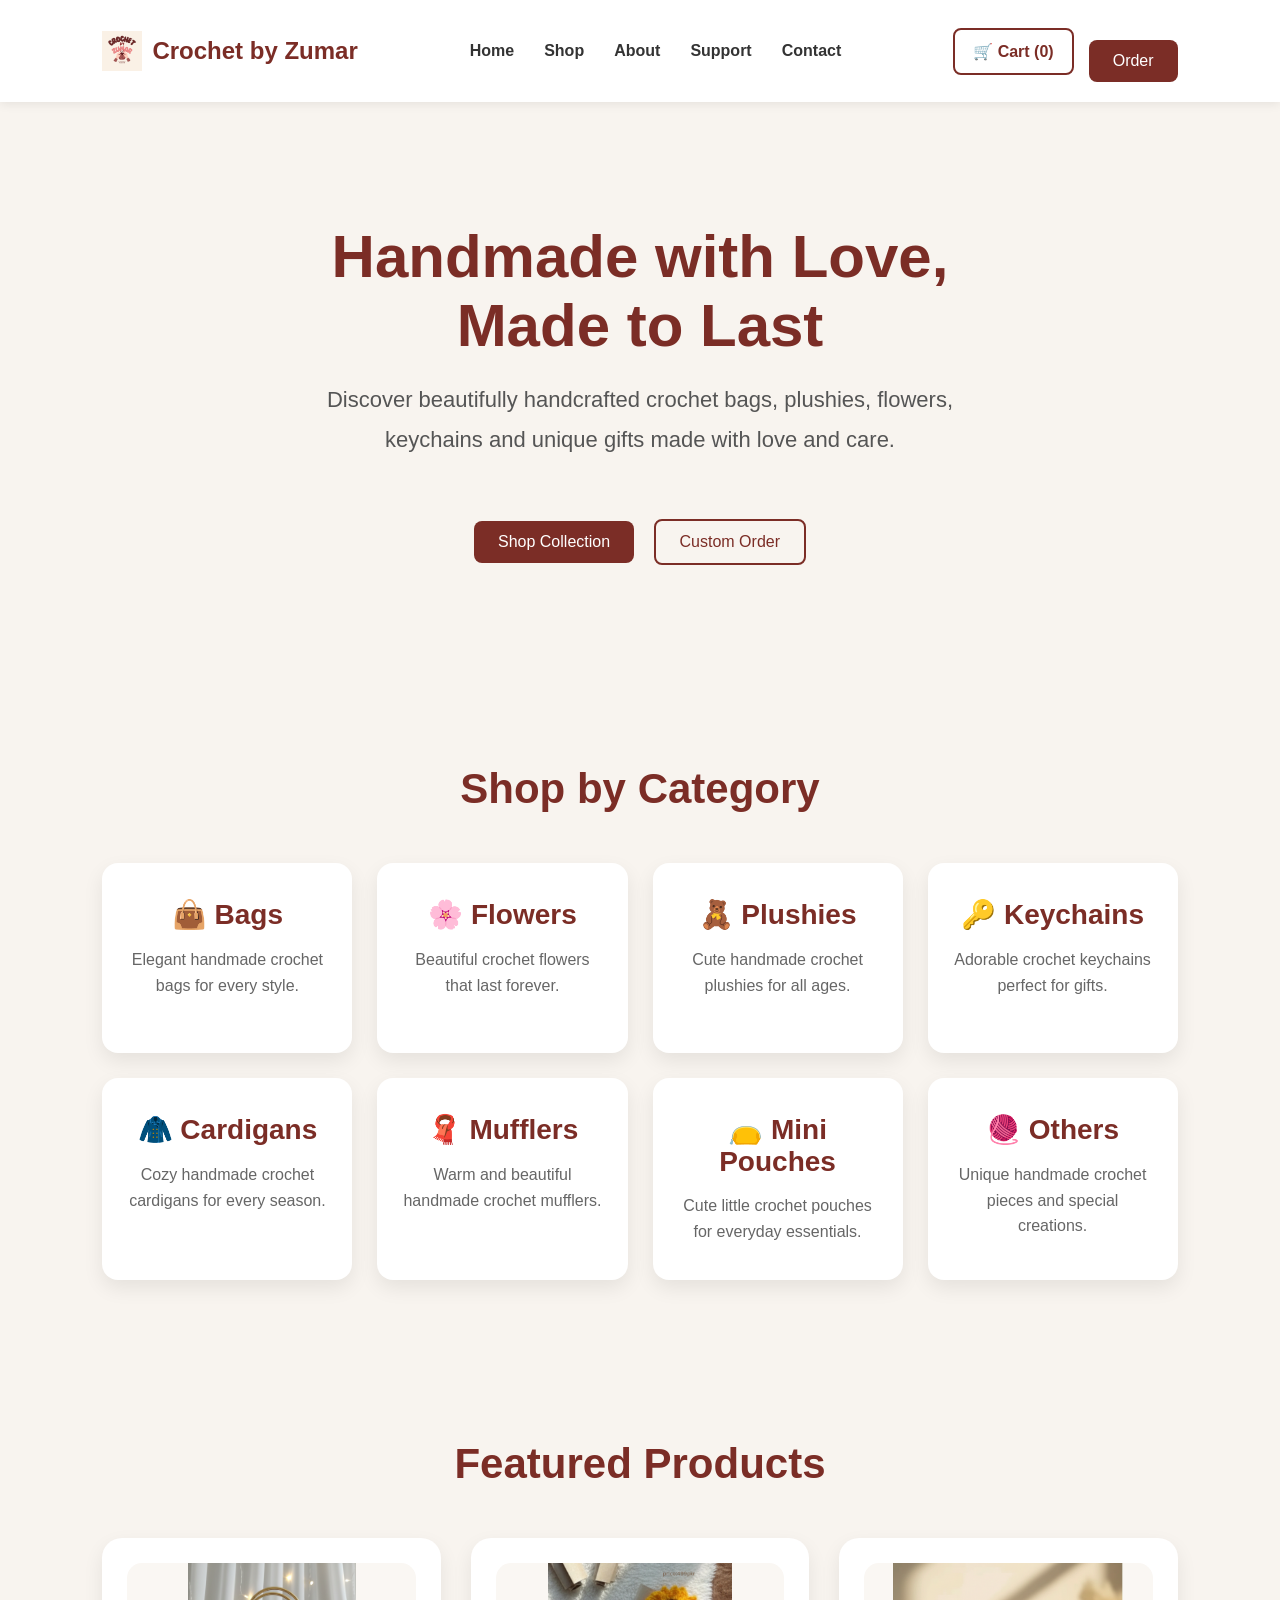
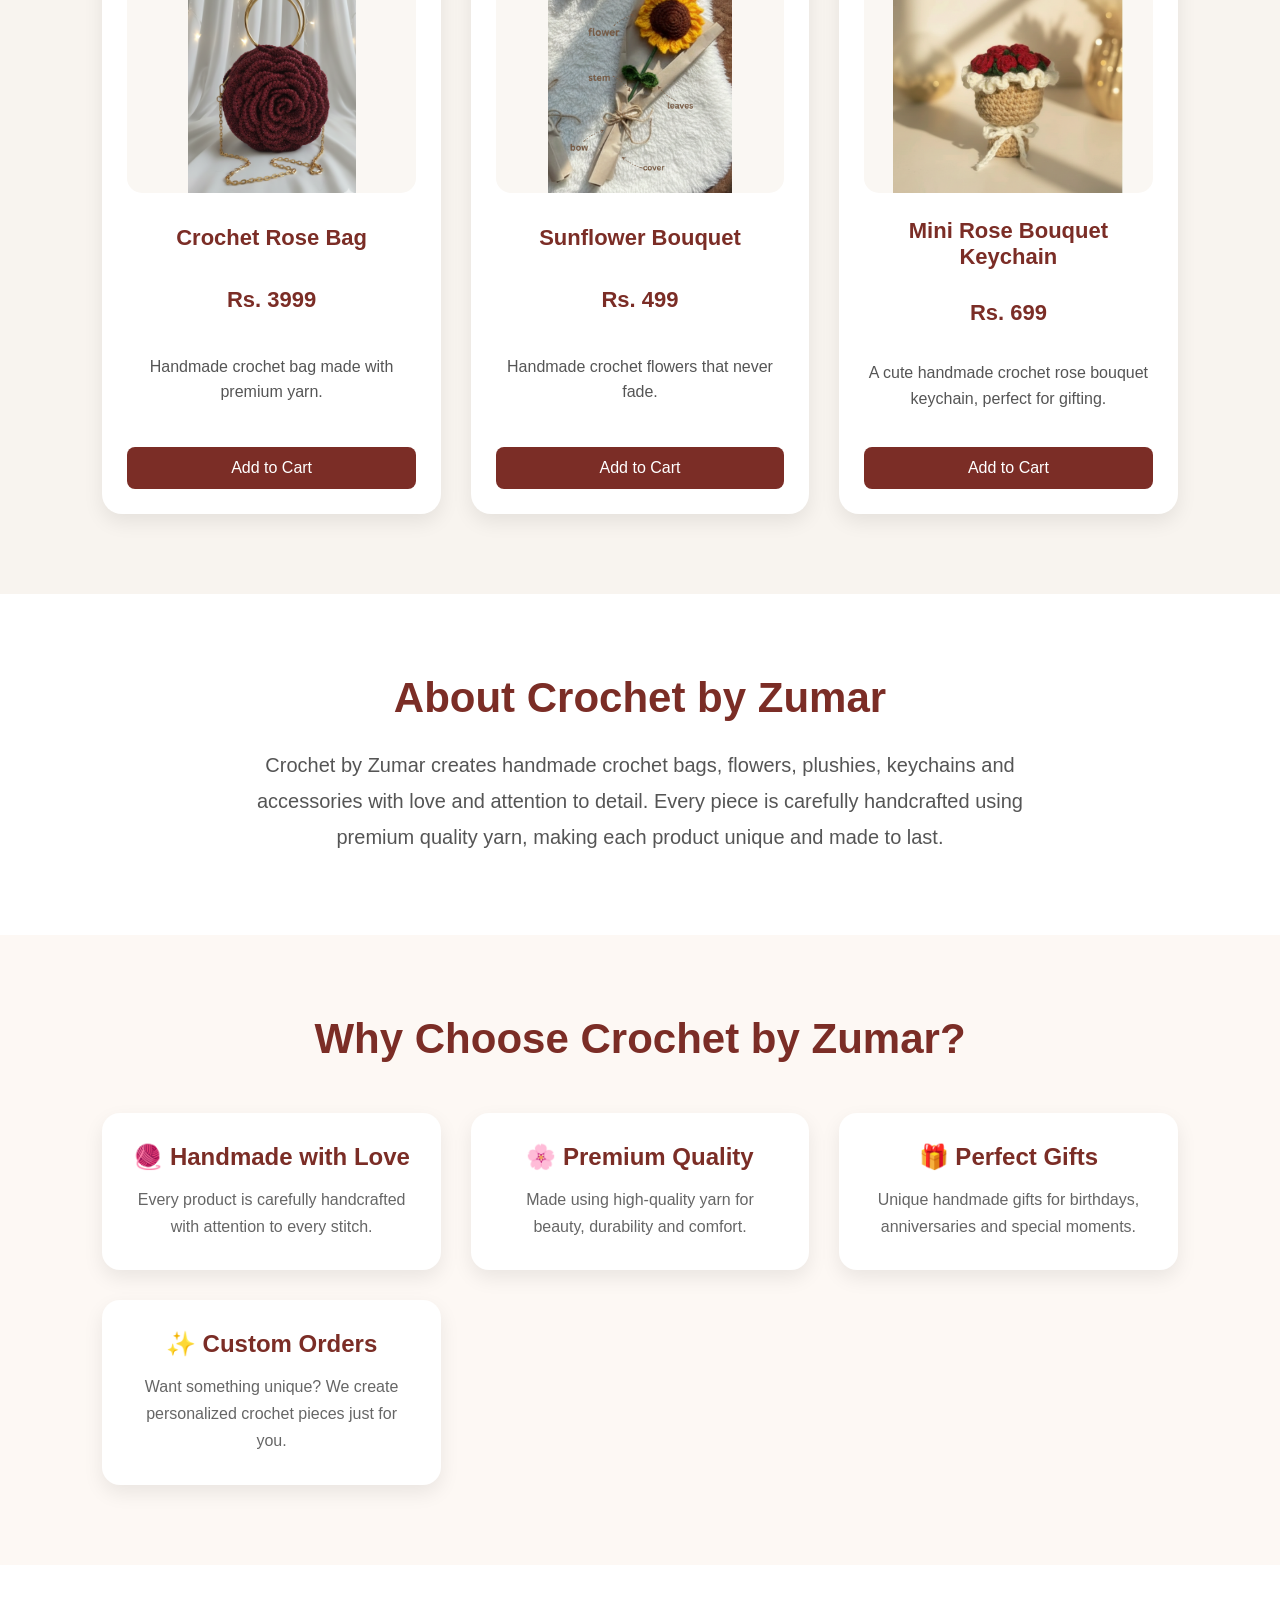
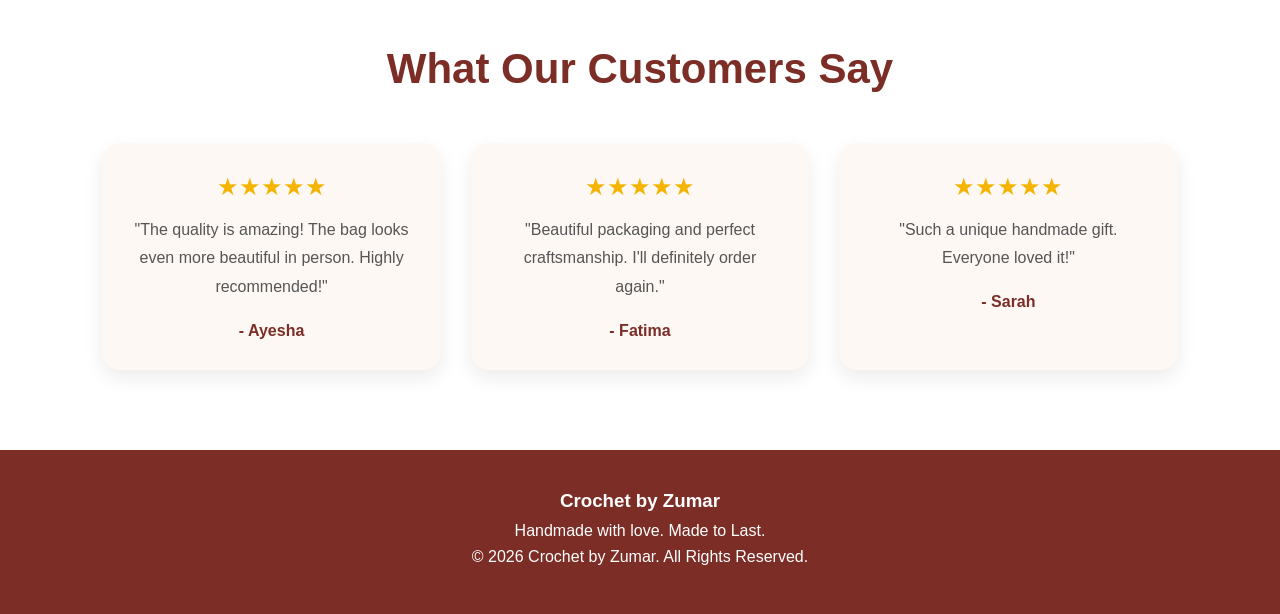
<file: index.html>
<!DOCTYPE html>
<html lang="en">

<head>

    <meta charset="UTF-8">
    <meta name="viewport" content="width=device-width, initial-scale=1.0">

    <title>Crochet by Zumar</title>

    <link rel="stylesheet" href="style.css">

</head>

<body>

    <!-- Navigation -->

    <nav>

        <div class="logo">
            <img src="images/logo.png" alt="Crochet by Zumar Logo">
            <span>Crochet by Zumar</span>
        </div>

        <ul class="nav-links">

            <li>
                <a href="index.html">Home</a>
            </li>

            <li>
                <a href="shop.html">Shop</a>
            </li>

            <li>
                <a href="about.html">About</a>
            </li>

            <li>
                <a href="support.html">Support</a>
            </li>

            <li>
                <a href="contact.html">Contact</a>
            </li>

        </ul>

        <div class="nav-buttons">

            <a href="cart.html" class="cart-btn">
                🛒 Cart (<span id="cart-count">0</span>)
            </a>

            <a href="https://wa.me/923244691920" class="btn">
                Order
            </a>

        </div>

    </nav>


    <!-- Hero Section -->

    <header>

        <h1>
            Handmade with Love,<br>
            Made to Last
        </h1>

        <p>
            Discover beautifully handcrafted crochet bags,
            plushies, flowers, keychains and unique gifts made
            with love and care.
        </p>

        <div class="hero-buttons">

            <a href="shop.html" class="btn">
                Shop Collection
            </a>

            <a href="contact.html" class="btn-outline">
                Custom Order
            </a>

        </div>

    </header>

<!-- Categories -->

<section class="categories">

    <h2>Shop by Category</h2>

    <div class="category-grid">


        <a href="shop.html#bags" class="category-card">

            <h3>👜 Bags</h3>

            <p>
                Elegant handmade crochet bags for every style.
            </p>

        </a>


        <a href="shop.html#flowers" class="category-card">

            <h3>🌸 Flowers</h3>

            <p>
                Beautiful crochet flowers that last forever.
            </p>

        </a>


        <a href="shop.html#plushies" class="category-card">

            <h3>🧸 Plushies</h3>

            <p>
                Cute handmade crochet plushies for all ages.
            </p>

        </a>


        <a href="shop.html#keychains" class="category-card">

            <h3>🔑 Keychains</h3>

            <p>
                Adorable crochet keychains perfect for gifts.
            </p>

        </a>

<a href="shop.html#cardigans" class="category-card">

    <h3>🧥 Cardigans</h3>

    <p>
        Cozy handmade crochet cardigans for every season.
    </p>

</a>


<a href="shop.html#mufflers" class="category-card">

    <h3>🧣 Mufflers</h3>

    <p>
        Warm and beautiful handmade crochet mufflers.
    </p>

</a>


<a href="shop.html#mini-pouches" class="category-card">

    <h3>👝 Mini Pouches</h3>

    <p>
        Cute little crochet pouches for everyday essentials.
    </p>

</a>


<a href="shop.html#others" class="category-card">

    <h3>🧶 Others</h3>

    <p>
        Unique handmade crochet pieces and special creations.
    </p>

</a>
    </div>

</section>
    <!-- Featured Products -->

    <section class="products">

        <h2>Featured Products</h2>

        <div class="product-grid">


            <!-- Rose Bag -->

            <div class="product-card">

                <img
                    src="images/rose-bag.png"
                    alt="Crochet Rose Bag"
                    class="product-image"
                >

                <h3>Crochet Rose Bag</h3>

                <p class="price">
                    Rs. 3999
                </p>

                <p>
                    Handmade crochet bag made with premium yarn.
                </p>

                <button
                    class="btn add-to-cart"
                    data-name="Crochet Rose Bag"
                    data-price="3999"
                >
                    Add to Cart
                </button>

            </div>


            <!-- Sunflower Bouquet -->

            <div class="product-card">

                <img
                    src="images/sunflower-bouquet.png"
                    alt="Sunflower Bouquet"
                    class="product-image"
                >

                <h3>Sunflower Bouquet</h3>

                <p class="price">
                    Rs. 499
                </p>

                <p>
                    Handmade crochet flowers that never fade.
                </p>

                <button
                    class="btn add-to-cart"
                    data-name="Sunflower Bouquet"
                    data-price="499"
                >
                    Add to Cart
                </button>

            </div>

            <!-- Mini Rose Bouquet Keychain -->

            <div class="product-card">

                <img
                    src="images/mini-rose-bouquet.png"
                    alt="Mini Rose Bouquet Keychain"
                    class="product-image"
                >

                <h3>Mini Rose Bouquet Keychain</h3>

                <p class="price">
                    Rs. 699
                </p>

                <p>
                    A cute handmade crochet rose bouquet keychain,
                    perfect for gifting.
                </p>

                <button
                    class="btn add-to-cart"
                    data-name="Mini Rose Bouquet Keychain"
                    data-price="699"
                >
                    Add to Cart
                </button>

            </div>


        </div>

    </section>


    <!-- About -->

    <section class="about">

        <div class="about-content">

            <h2>About Crochet by Zumar</h2>

            <p>
                Crochet by Zumar creates handmade crochet bags,
                flowers, plushies, keychains and accessories with
                love and attention to detail. Every piece is carefully
                handcrafted using premium quality yarn, making each
                product unique and made to last.
            </p>

        </div>

    </section>


    <!-- Why Choose Us -->

    <section class="why-us">

        <h2>Why Choose Crochet by Zumar?</h2>

        <div class="why-grid">


            <div class="why-card">

                <h3>🧶 Handmade with Love</h3>

                <p>
                    Every product is carefully handcrafted with
                    attention to every stitch.
                </p>

            </div>


            <div class="why-card">

                <h3>🌸 Premium Quality</h3>

                <p>
                    Made using high-quality yarn for beauty,
                    durability and comfort.
                </p>

            </div>


            <div class="why-card">

                <h3>🎁 Perfect Gifts</h3>

                <p>
                    Unique handmade gifts for birthdays,
                    anniversaries and special moments.
                </p>

            </div>


            <div class="why-card">

                <h3>✨ Custom Orders</h3>

                <p>
                    Want something unique? We create personalized
                    crochet pieces just for you.
                </p>

            </div>


        </div>

    </section>


    <!-- Customer Reviews -->

    <section class="reviews">

        <h2>What Our Customers Say</h2>

        <div class="review-grid">


            <div class="review-card">

                <div class="stars">
                    ★★★★★
                </div>

                <p>
                    "The quality is amazing! The bag looks even more
                    beautiful in person. Highly recommended!"
                </p>

                <h4>
                    - Ayesha
                </h4>

            </div>


            <div class="review-card">

                <div class="stars">
                    ★★★★★
                </div>

                <p>
                    "Beautiful packaging and perfect craftsmanship.
                    I'll definitely order again."
                </p>

                <h4>
                    - Fatima
                </h4>

            </div>


            <div class="review-card">

                <div class="stars">
                    ★★★★★
                </div>

                <p>
                    "Such a unique handmade gift.
                    Everyone loved it!"
                </p>

                <h4>
                    - Sarah
                </h4>

            </div>


        </div>

    </section>


    <!-- Footer -->

    <footer>

        <h3>
            Crochet by Zumar
        </h3>

        <p>
            Handmade with love. Made to Last.
        </p>

        <p>
            &copy; 2026 Crochet by Zumar. All Rights Reserved.
        </p>

    </footer>


    <!-- JavaScript -->

    <script src="js/script.js"></script>

</body>

</html>
</file>
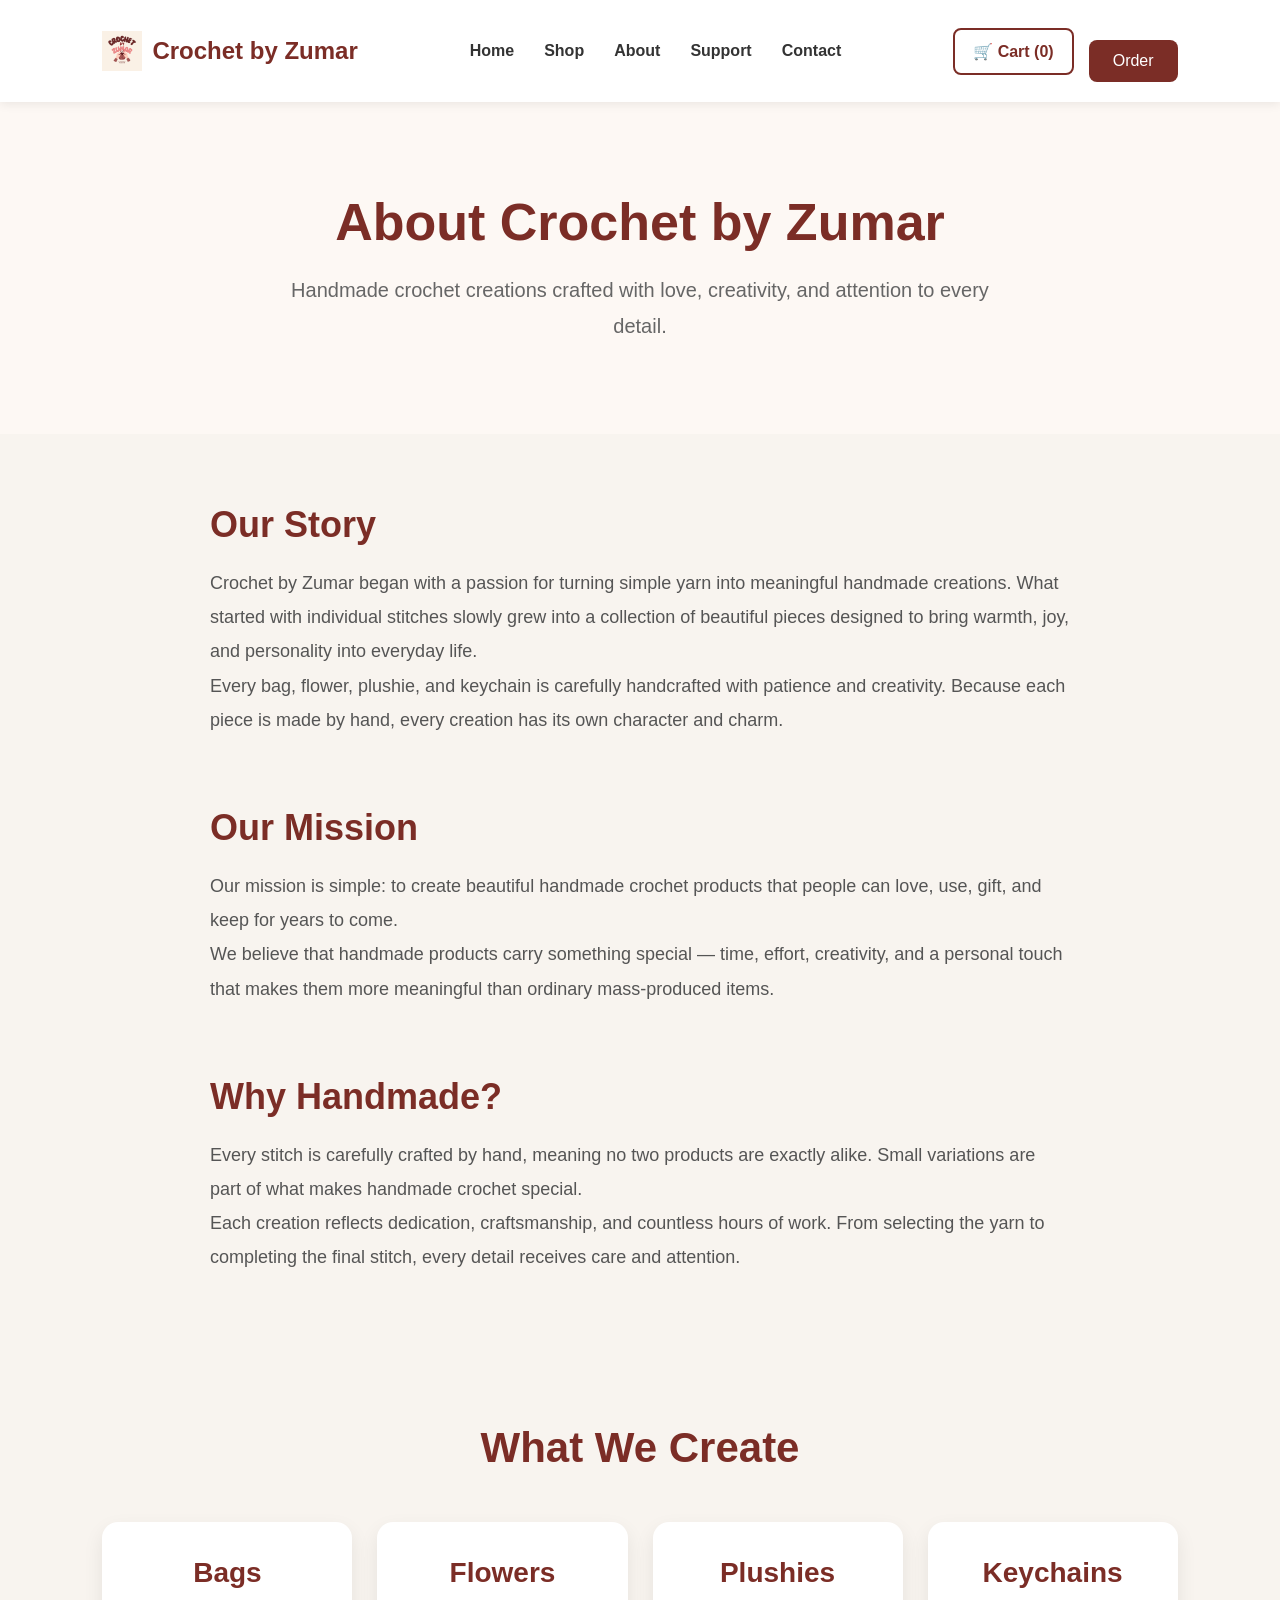
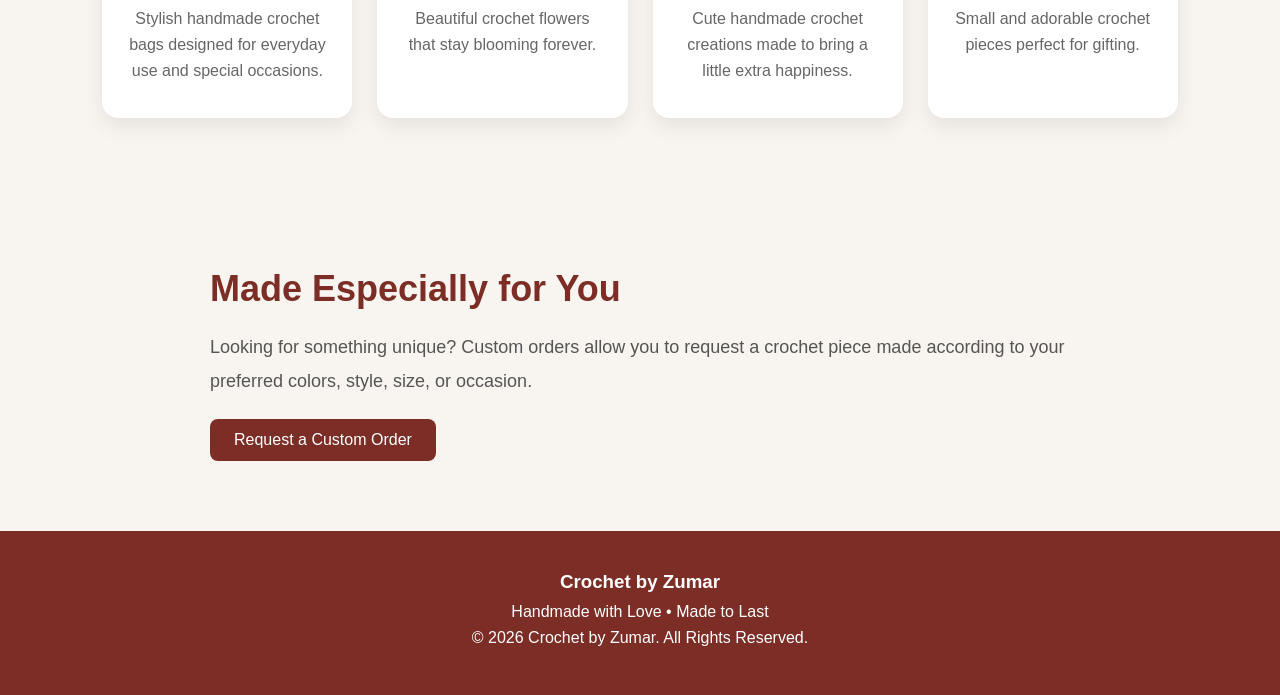
<file: about.html>
<!DOCTYPE html>
<html lang="en">

<head>

    <meta charset="UTF-8">
    <meta name="viewport" content="width=device-width, initial-scale=1.0">

    <title>About | Crochet by Zumar</title>

    <link rel="stylesheet" href="style.css">

</head>

<body>

    <!-- Navigation -->

    <nav>

        <div class="logo">

            <img
                src="images/logo.png"
                alt="Crochet by Zumar Logo"
            >

            <span>
                Crochet by Zumar
            </span>

        </div>


        <ul class="nav-links">

            <li>
                <a href="index.html">
                    Home
                </a>
            </li>

            <li>
                <a href="shop.html">
                    Shop
                </a>
            </li>

            <li>
                <a href="about.html">
                    About
                </a>
            </li>

            <li>
                <a href="support.html">
                    Support
                </a>
            </li>

            <li>
                <a href="contact.html">
                    Contact
                </a>
            </li>

        </ul>


        <div class="nav-buttons">

            <a
                href="cart.html"
                class="cart-btn"
            >
                🛒 Cart
                (<span id="cart-count">0</span>)
            </a>

            <a
                href="https://wa.me/923244691920"
                class="btn"
            >
                Order
            </a>

        </div>

    </nav>


    <!-- About Hero -->

    <section class="about-hero">

        <h1>
            About Crochet by Zumar
        </h1>

        <p>
            Handmade crochet creations crafted with love,
            creativity, and attention to every detail.
        </p>

    </section>


    <!-- Our Story -->

    <section class="about-section">

        <h2>
            Our Story
        </h2>

        <p>
            Crochet by Zumar began with a passion for turning
            simple yarn into meaningful handmade creations.
            What started with individual stitches slowly grew
            into a collection of beautiful pieces designed
            to bring warmth, joy, and personality into everyday life.
        </p>

        <p>
            Every bag, flower, plushie, and keychain is carefully
            handcrafted with patience and creativity. Because each
            piece is made by hand, every creation has its own
            character and charm.
        </p>

    </section>


    <!-- Our Mission -->

    <section class="about-section">

        <h2>
            Our Mission
        </h2>

        <p>
            Our mission is simple: to create beautiful handmade
            crochet products that people can love, use, gift,
            and keep for years to come.
        </p>

        <p>
            We believe that handmade products carry something
            special — time, effort, creativity, and a personal
            touch that makes them more meaningful than ordinary
            mass-produced items.
        </p>

    </section>


    <!-- Why Handmade -->

    <section class="about-section">

        <h2>
            Why Handmade?
        </h2>

        <p>
            Every stitch is carefully crafted by hand, meaning
            no two products are exactly alike. Small variations
            are part of what makes handmade crochet special.
        </p>

        <p>
            Each creation reflects dedication, craftsmanship,
            and countless hours of work. From selecting the yarn
            to completing the final stitch, every detail receives
            care and attention.
        </p>

    </section>


    <!-- What We Create -->

    <section class="categories">

        <h2>
            What We Create
        </h2>

        <div class="category-grid">

            <div class="category-card">

                <h3>
                    Bags
                </h3>

                <p>
                    Stylish handmade crochet bags designed
                    for everyday use and special occasions.
                </p>

            </div>


            <div class="category-card">

                <h3>
                    Flowers
                </h3>

                <p>
                    Beautiful crochet flowers that stay
                    blooming forever.
                </p>

            </div>


            <div class="category-card">

                <h3>
                    Plushies
                </h3>

                <p>
                    Cute handmade crochet creations made
                    to bring a little extra happiness.
                </p>

            </div>


            <div class="category-card">

                <h3>
                    Keychains
                </h3>

                <p>
                    Small and adorable crochet pieces
                    perfect for gifting.
                </p>

            </div>

        </div>

    </section>


    <!-- Custom Orders -->

    <section class="about-section">

        <h2>
            Made Especially for You
        </h2>

        <p>
            Looking for something unique? Custom orders allow
            you to request a crochet piece made according to
            your preferred colors, style, size, or occasion.
        </p>

        <a
            href="contact.html"
            class="btn"
        >
            Request a Custom Order
        </a>

    </section>


    <!-- Footer -->

    <footer>

        <h3>
            Crochet by Zumar
        </h3>

        <p>
            Handmade with Love • Made to Last
        </p>

        <p>
            &copy; 2026 Crochet by Zumar.
            All Rights Reserved.
        </p>

    </footer>


    <!-- JavaScript -->

    <script src="js/script.js"></script>

</body>

</html>
</file>
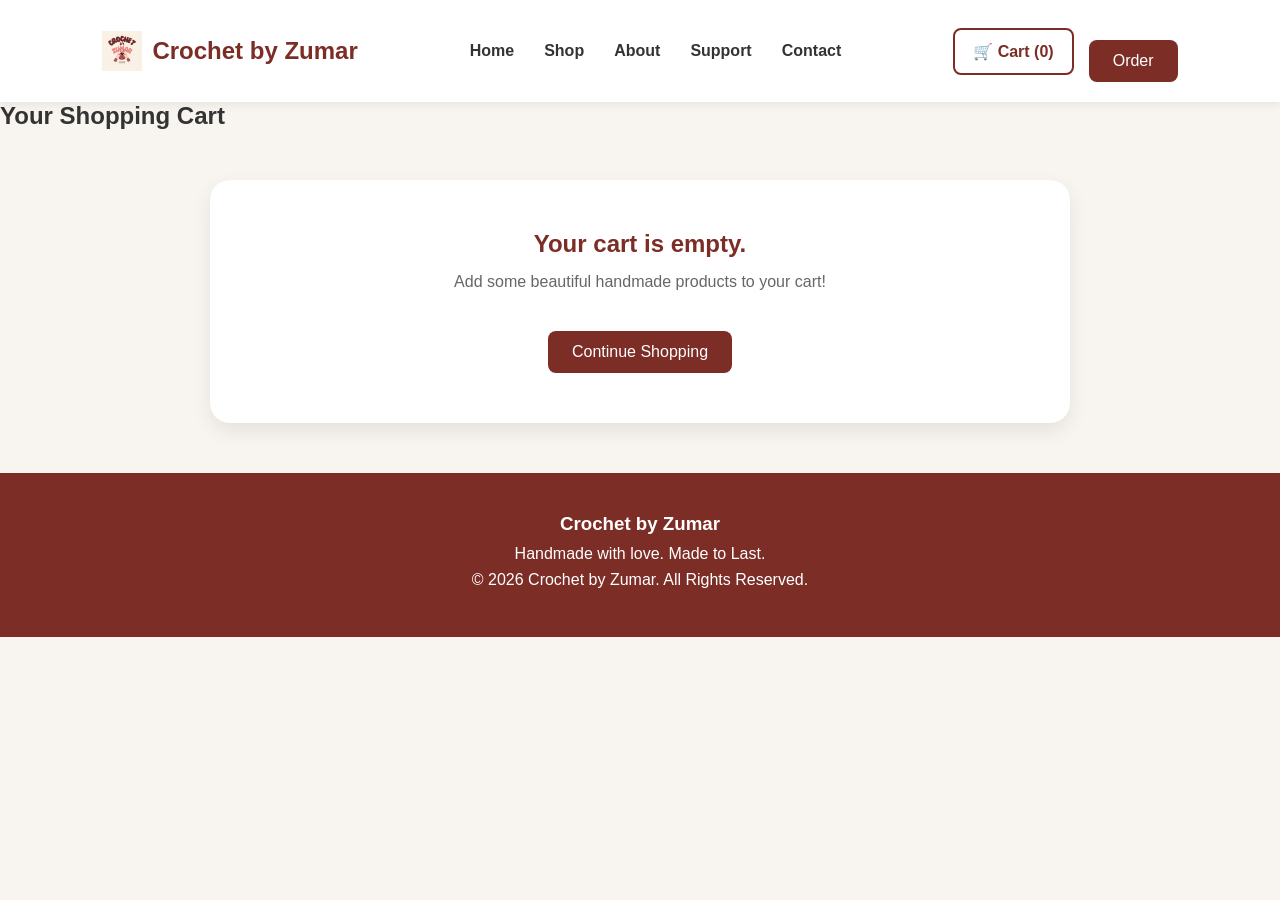
<file: cart.html>
<!DOCTYPE html>
<html lang="en">

<head>

    <meta charset="UTF-8">
    <meta name="viewport" content="width=device-width, initial-scale=1.0">

    <title>Your Cart | Crochet by Zumar</title>

    <link rel="stylesheet" href="style.css">

</head>

<body>


    <!-- Navigation -->

    <nav>

        <div class="logo">

            <img
                src="images/logo.png"
                alt="Crochet by Zumar Logo"
            >

            <span>
                Crochet by Zumar
            </span>

        </div>


        <ul class="nav-links">

            <li>
                <a href="index.html">Home</a>
            </li>

            <li>
                <a href="shop.html">Shop</a>
            </li>

            <li>
                <a href="about.html">About</a>
            </li>

            <li>
                <a href="support.html">Support</a>
            </li>

            <li>
                <a href="contact.html">Contact</a>
            </li>

        </ul>


        <div class="nav-buttons">

            <a
                href="cart.html"
                class="cart-btn"
            >
                🛒 Cart
                (<span id="cart-count">0</span>)
            </a>


            <a
                href="https://wa.me/923244691920"
                class="btn"
            >
                Order
            </a>

        </div>

    </nav>


    <!-- Cart -->

    <section class="cart-section">

        <h1>
            Your Shopping Cart
        </h1>


        <!-- JavaScript will display:
             Products
             Delivery Details
             Total
             Checkout button
        -->

        <div id="cart-items">

            <h2>
                Your cart is empty.
            </h2>

        </div>

    </section>


    <!-- Footer -->

    <footer>

        <h3>
            Crochet by Zumar
        </h3>

        <p>
            Handmade with love. Made to Last.
        </p>

        <p>
            &copy; 2026 Crochet by Zumar.
            All Rights Reserved.
        </p>

    </footer>


    <!-- JavaScript -->

    <script src="js/script.js"></script>

</body>

</html>
</file>
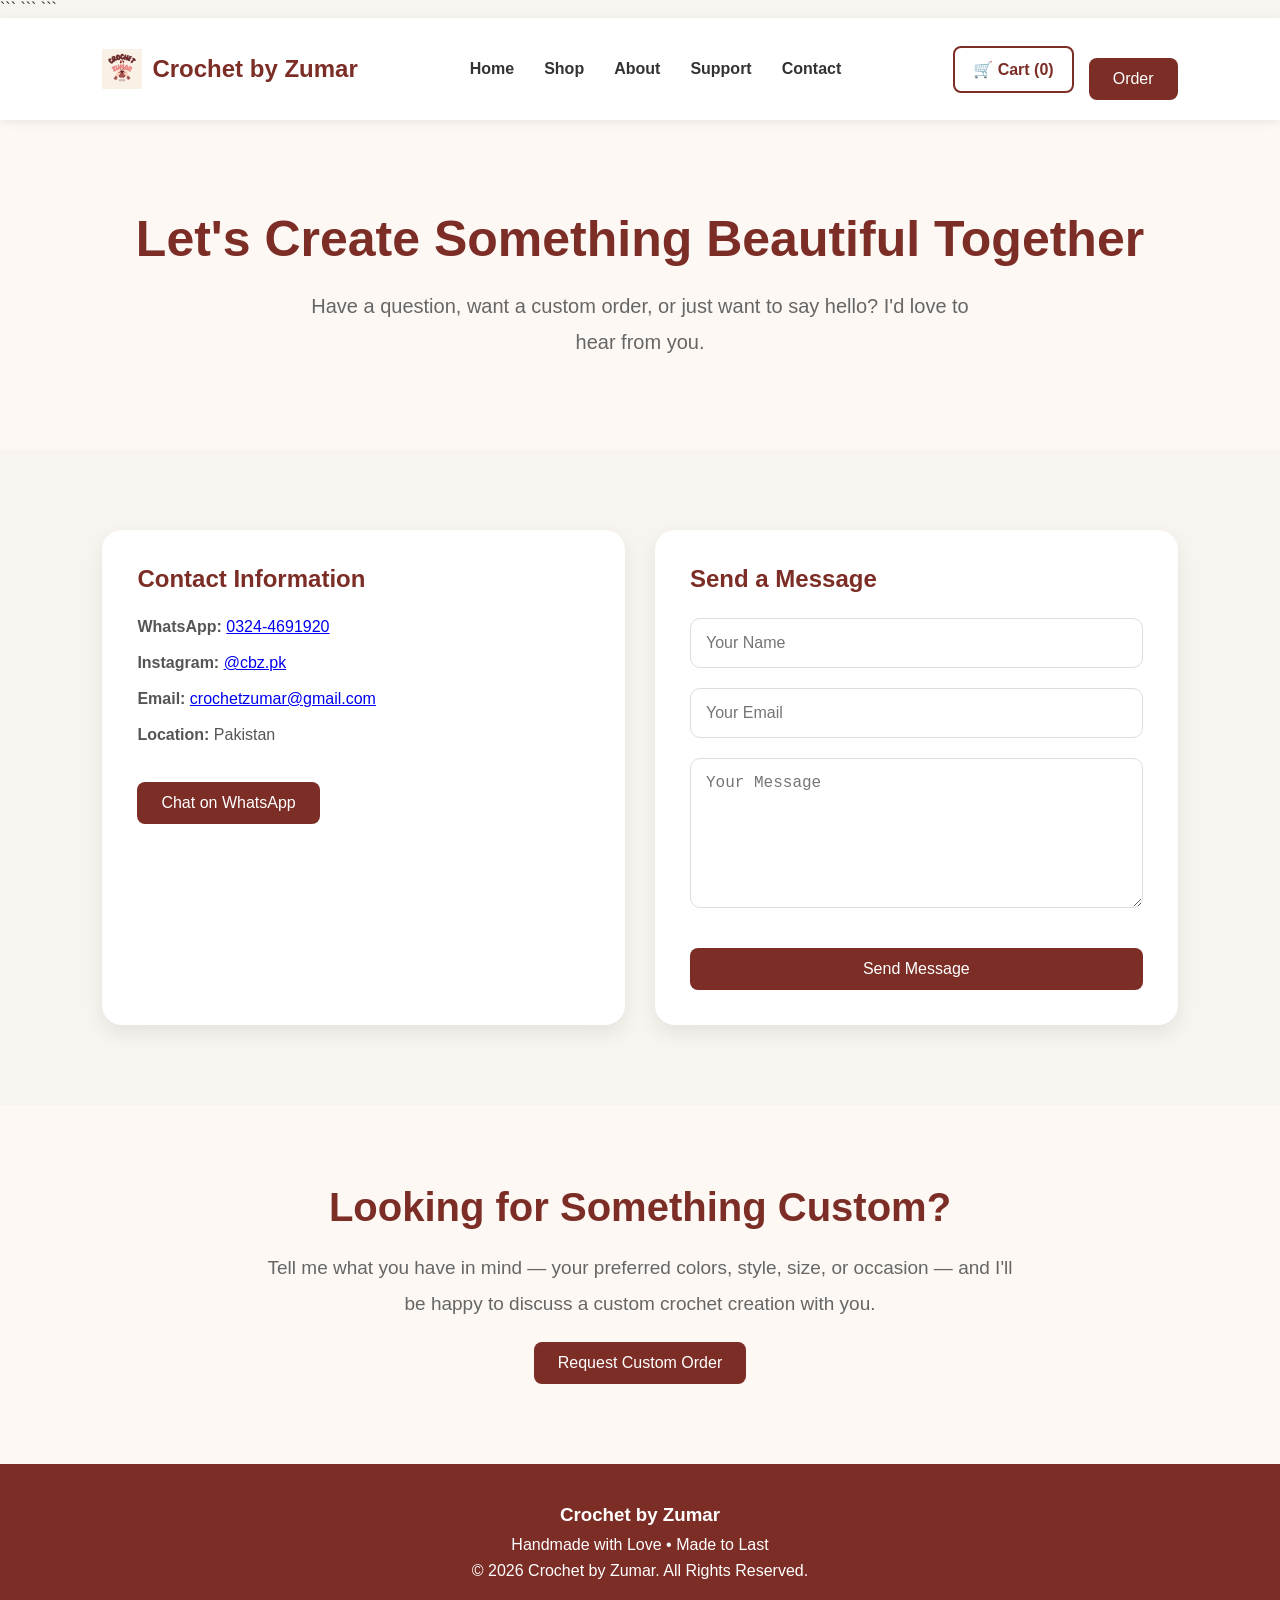
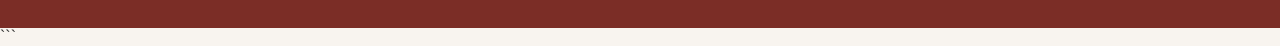
<file: contact.html>
<!DOCTYPE html>

<html lang="en">

<head>

```
<meta charset="UTF-8">
<meta name="viewport" content="width=device-width, initial-scale=1.0">

<title>Contact | Crochet by Zumar</title>

<link rel="stylesheet" href="style.css">
```

</head>

<body>

```
<!-- Navigation -->

<nav>

    <div class="logo">

        <img
            src="images/logo.png"
            alt="Crochet by Zumar Logo"
        >

        <span>
            Crochet by Zumar
        </span>

    </div>


    <ul class="nav-links">

        <li>
            <a href="index.html">
                Home
            </a>
        </li>

        <li>
            <a href="shop.html">
                Shop
            </a>
        </li>

        <li>
            <a href="about.html">
                About
            </a>
        </li>

        <li>
            <a href="support.html">
                Support
            </a>
        </li>

        <li>
            <a href="contact.html">
                Contact
            </a>
        </li>

    </ul>


    <div class="nav-buttons">

        <a
            href="cart.html"
            class="cart-btn"
        >
            🛒 Cart
            (<span id="cart-count">0</span>)
        </a>

        <a
            href="https://wa.me/923244691920"
            class="btn"
        >
            Order
        </a>

    </div>

</nav>


<!-- Contact Hero -->

<section class="contact-hero">

    <h1>
        Let's Create Something Beautiful Together
    </h1>

    <p>
        Have a question, want a custom order,
        or just want to say hello?
        I'd love to hear from you.
    </p>

</section>


<!-- Contact Information -->

<section class="contact-container">


    <div class="contact-card">

        <h2>
            Contact Information
        </h2>

        <p>
            <strong>WhatsApp:</strong>
            <a
                href="https://wa.me/923244691920"
                target="_blank"
            >
                0324-4691920
            </a>
        </p>


        <p>
            <strong>Instagram:</strong>
            <a
                href="https://instagram.com/cbz.pk"
                target="_blank"
            >
                @cbz.pk
            </a>
        </p>


        <p>
            <strong>Email:</strong>
            <a
                href="mailto:crochetzumar@gmail.com"
            >
                crochetzumar@gmail.com
            </a>
        </p>


        <p>
            <strong>Location:</strong>
            Pakistan
        </p>


        <a
            href="https://wa.me/923244691920"
            class="btn"
            target="_blank"
        >
            Chat on WhatsApp
        </a>

    </div>


    <!-- Message Form -->

    <div class="contact-card">

        <h2>
            Send a Message
        </h2>

        <form
            action="mailto:crochetzumar@gmail.com"
            method="post"
            enctype="text/plain"
        >

            <input
                type="text"
                name="name"
                placeholder="Your Name"
                required
            >


            <input
                type="email"
                name="email"
                placeholder="Your Email"
                required
            >


            <textarea
                name="message"
                placeholder="Your Message"
                required
            ></textarea>


            <button
                class="btn"
                type="submit"
            >
                Send Message
            </button>

        </form>

    </div>


</section>


<!-- Custom Orders -->

<section class="thank-you">

    <h2>
        Looking for Something Custom?
    </h2>

    <p>
        Tell me what you have in mind — your preferred
        colors, style, size, or occasion — and I'll be
        happy to discuss a custom crochet creation with you.
    </p>


    <a
        href="https://wa.me/923244691920?text=Hi!%20I%27d%20like%20to%20discuss%20a%20custom%20crochet%20order."
        class="btn"
        target="_blank"
    >
        Request Custom Order
    </a>

</section>


<!-- Footer -->

<footer>

    <h3>
        Crochet by Zumar
    </h3>

    <p>
        Handmade with Love • Made to Last
    </p>

    <p>
        &copy; 2026 Crochet by Zumar.
        All Rights Reserved.
    </p>

</footer>


<!-- JavaScript -->

<script src="js/script.js"></script>
```

</body>

</html>
</file>
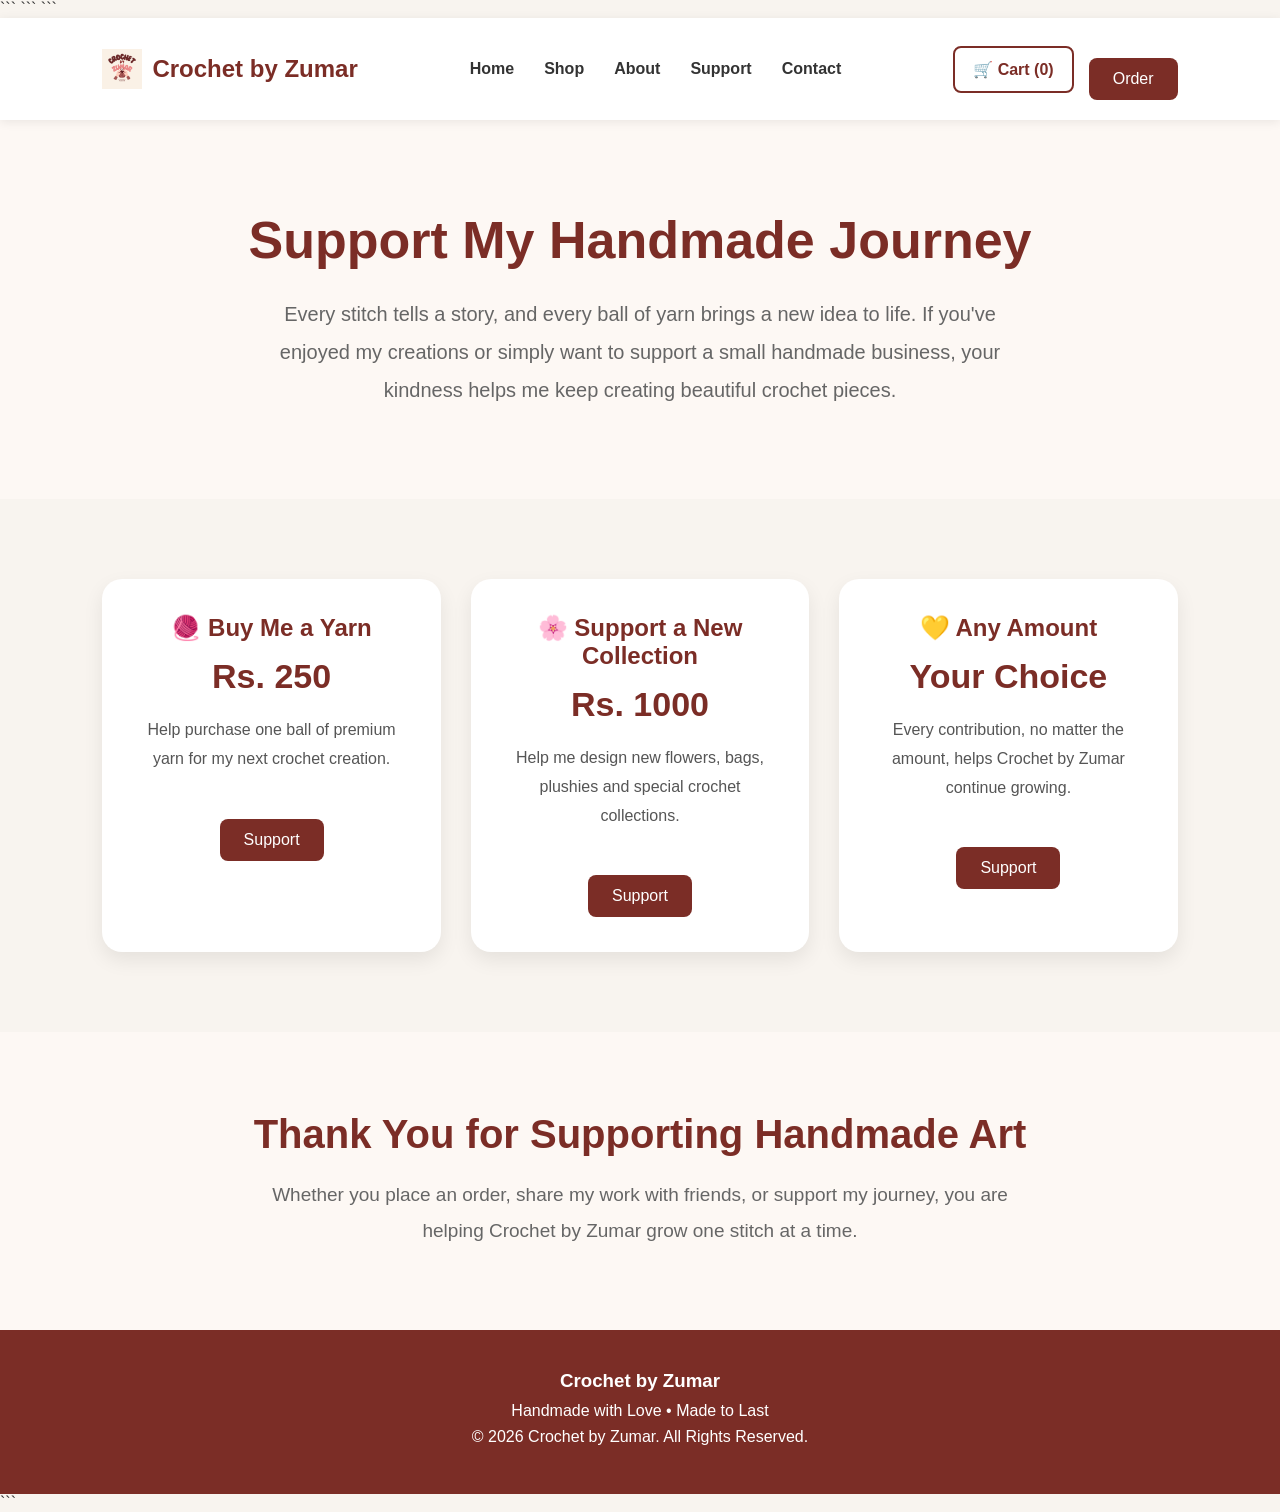
<file: support.html>
<!DOCTYPE html>

<html lang="en">

<head>

```
<meta charset="UTF-8">
<meta name="viewport" content="width=device-width, initial-scale=1.0">

<title>Support My Handmade Journey | Crochet by Zumar</title>

<link rel="stylesheet" href="style.css">
```

</head>

<body>

```
<!-- Navigation -->

<nav>

    <div class="logo">

        <img
            src="images/logo.png"
            alt="Crochet by Zumar Logo"
        >

        <span>
            Crochet by Zumar
        </span>

    </div>


    <ul class="nav-links">

        <li>
            <a href="index.html">Home</a>
        </li>

        <li>
            <a href="shop.html">Shop</a>
        </li>

        <li>
            <a href="about.html">About</a>
        </li>

        <li>
            <a href="support.html">Support</a>
        </li>

        <li>
            <a href="contact.html">Contact</a>
        </li>

    </ul>


    <div class="nav-buttons">

        <a
            href="cart.html"
            class="cart-btn"
        >
            🛒 Cart
            (<span id="cart-count">0</span>)
        </a>

        <a
            href="https://wa.me/923244691920"
            class="btn"
        >
            Order
        </a>

    </div>

</nav>


<!-- Support Hero -->

<section class="support-hero">

    <h1>
        Support My Handmade Journey
    </h1>

    <p>
        Every stitch tells a story, and every ball of yarn
        brings a new idea to life. If you've enjoyed my
        creations or simply want to support a small handmade
        business, your kindness helps me keep creating
        beautiful crochet pieces.
    </p>

</section>





<!-- Support Options -->

<section class="support-options">


    <!-- Buy Me a Yarn -->

    <div class="support-box">

        <h2>
            🧶 Buy Me a Yarn
        </h2>

        <h3>
            Rs. 250
        </h3>

        <p>
            Help purchase one ball of premium yarn
            for my next crochet creation.
        </p>

        <a
            href="https://wa.me/923244691920?text=Hi!%20I%27d%20like%20to%20support%20with%20Rs.%20250%20(Buy%20Me%20a%20Yarn)"
            class="btn"
        >
            Support
        </a>

    </div>


    <!-- New Collection -->

    <div class="support-box">

        <h2>
            🌸 Support a New Collection
        </h2>

        <h3>
            Rs. 1000
        </h3>

        <p>
            Help me design new flowers, bags, plushies
            and special crochet collections.
        </p>

        <a
            href="https://wa.me/923244691920?text=Hi!%20I%27d%20like%20to%20support%20with%20Rs.%201000%20(New%20Collection)"
            class="btn"
        >
            Support
        </a>

    </div>


    <!-- Any Amount -->

    <div class="support-box">

        <h2>
            💛 Any Amount
        </h2>

        <h3>
            Your Choice
        </h3>

        <p>
            Every contribution, no matter the amount,
            helps Crochet by Zumar continue growing.
        </p>

        <a
            href="https://wa.me/923244691920?text=Hi!%20I%27d%20like%20to%20support%20Crochet%20by%20Zumar"
            class="btn"
        >
            Support
        </a>

    </div>


</section>


<!-- Thank You -->

<section class="thank-you">

    <h2>
        Thank You for Supporting Handmade Art
    </h2>

    <p>
        Whether you place an order, share my work with
        friends, or support my journey, you are helping
        Crochet by Zumar grow one stitch at a time.
    </p>

</section>


<!-- Footer -->

<footer>

    <h3>
        Crochet by Zumar
    </h3>

    <p>
        Handmade with Love • Made to Last
    </p>

    <p>
        &copy; 2026 Crochet by Zumar.
        All Rights Reserved.
    </p>

</footer>


<!-- JavaScript -->

<script src="js/script.js"></script>
```

</body>

</html>
</file>
<file: style.css>
/* ===========================
   GENERAL
=========================== */

* {
    margin: 0;
    padding: 0;
    box-sizing: border-box;
}

body {
    font-family: Arial, sans-serif;
    background: #f8f4ef;
    color: #333;
    overflow-x: hidden;
}


/* ===========================
   NAVIGATION
=========================== */

nav {
    display: flex;
    justify-content: space-between;
    align-items: center;
    padding: 20px 8%;
    background: white;
    position: sticky;
    top: 0;
    z-index: 1000;
    box-shadow: 0 2px 10px rgba(0, 0, 0, 0.08);
    flex-wrap: wrap;
    gap: 15px;
}

.logo {
    display: flex;
    align-items: center;
    gap: 10px;
    font-size: 24px;
    font-weight: bold;
    color: #7b2d26;
}

.logo img {
    width: 40px;
    height: 40px;
    object-fit: contain;
}

.nav-links {
    display: flex;
    list-style: none;
    gap: 30px;
    flex-wrap: wrap;
}

.nav-links a {
    text-decoration: none;
    color: #333;
    font-weight: bold;
}

.nav-links a:hover {
    color: #7b2d26;
}

.nav-buttons {
    display: flex;
    align-items: center;
    gap: 15px;
}

.cart-btn {
    background: white;
    color: #7b2d26;
    border: 2px solid #7b2d26;
    padding: 12px 18px;
    border-radius: 8px;
    text-decoration: none;
    font-weight: bold;
    transition: 0.3s;
}

.cart-btn:hover {
    background: #7b2d26;
    color: white;
}


/* ===========================
   BUTTONS
=========================== */

.btn {
    display: inline-block;
    background: #7b2d26;
    color: white;
    padding: 12px 24px;
    border-radius: 8px;
    text-decoration: none;
    transition: 0.3s;
    margin-top: 20px;
    border: none;
    cursor: pointer;
    font-size: 16px;
}

.btn:hover {
    background: #5d201c;
}

.btn-outline {
    display: inline-block;
    border: 2px solid #7b2d26;
    color: #7b2d26;
    padding: 12px 24px;
    border-radius: 8px;
    text-decoration: none;
    margin-left: 15px;
    margin-top: 20px;
    transition: 0.3s;
}

.btn-outline:hover {
    background: #7b2d26;
    color: white;
}


/* ===========================
   HERO / HEADER
=========================== */

header {
    text-align: center;
    padding: 120px 20px;
}

header h1 {
    font-size: 60px;
    color: #7b2d26;
    margin-bottom: 20px;
}

header p {
    max-width: 700px;
    margin: auto;
    font-size: 22px;
    line-height: 1.8;
    color: #555;
}

.hero-buttons {
    margin-top: 40px;
}


/* ===========================
   CATEGORIES
=========================== */

.categories {
    padding: 80px 8%;
    text-align: center;
}

.categories h2 {
    font-size: 42px;
    color: #7b2d26;
    margin-bottom: 50px;
}

.category-grid {
    display: grid;
    grid-template-columns: repeat(4, 1fr);
    gap: 25px;
    align-items: stretch;
}

.category-card {
    display: flex;
    flex-direction: column;
    justify-content: flex-start;
    align-items: center;

    background: white;
    padding: 35px 25px;
    min-height: 190px;

    border-radius: 16px;
    box-shadow: 0 8px 20px rgba(0, 0, 0, 0.08);

    transition: 0.3s;
    text-decoration: none;
    color: inherit;
    text-align: center;
}

.category-card:hover {
    transform: translateY(-10px);
}

.category-card h3 {
    width: 100%;
    min-height: 34px;

    font-size: 28px;
    color: #7b2d26;
    margin-bottom: 15px;
}

.category-card p {
    width: 100%;
    min-height: 52px;

    color: #666;
    line-height: 1.6;
    margin: 0;
}


/* ===========================
   PRODUCTS
=========================== */

.products {
    padding: 80px 8%;
    text-align: center;
}

.products h2 {
    font-size: 42px;
    color: #7b2d26;
    margin-bottom: 50px;
}

.product-grid {
    display: grid;
    grid-template-columns: repeat(auto-fit, minmax(280px, 1fr));
    gap: 30px;
}

.product-card {
    background: white;
    border-radius: 20px;
    padding: 25px;
    text-align: center;
    box-shadow: 0 8px 20px rgba(0, 0, 0, 0.08);
    display: flex;
    flex-direction: column;
    justify-content: space-between;
    transition: all 0.3s ease;
}

.product-card:hover {
    transform: translateY(-8px);
    box-shadow: 0 15px 35px rgba(0, 0, 0, 0.15);
}


/* ===========================
   PRODUCT IMAGES - FIXED
=========================== */

.product-image {
    width: 100%;
    height: 280px;
    object-fit: contain;
    object-position: center;
    display: block;
    border-radius: 15px;
    margin: 0 auto 15px;
    background: #faf7f3;
    transition: transform 0.3s ease;
}

.product-card:hover .product-image {
    transform: scale(1.03);
}


/* ===========================
   PRODUCT TEXT
=========================== */

.product-card h3 {
    color: #7b2d26;
    font-size: 22px;
    margin: 10px 0;
}

.product-card p {
    margin: 15px 0;
    line-height: 1.6;
    color: #555;
}

.price {
    color: #7b2d26 !important;
    font-size: 22px;
    font-weight: bold;
    margin: 15px 0;
}


/* ===========================
   ABOUT
=========================== */

.about {
    padding: 80px 8%;
    background: #fff;
    text-align: center;
}

.about-content {
    max-width: 800px;
    margin: auto;
}

.about h2 {
    font-size: 42px;
    color: #7b2d26;
    margin-bottom: 25px;
}

.about p {
    font-size: 20px;
    line-height: 1.8;
    color: #555;
}


/* ===========================
   WHY CHOOSE US
=========================== */

.why-us {
    padding: 80px 8%;
    background: #fdf8f4;
    text-align: center;
}

.why-us h2 {
    font-size: 42px;
    color: #7b2d26;
    margin-bottom: 50px;
}

.why-grid {
    display: grid;
    grid-template-columns: repeat(auto-fit, minmax(250px, 1fr));
    gap: 30px;
}

.why-card {
    background: #fff;
    padding: 30px;
    border-radius: 18px;
    box-shadow: 0 8px 20px rgba(0, 0, 0, 0.08);
    transition: 0.3s;
}

.why-card:hover {
    transform: translateY(-10px);
    box-shadow: 0 15px 30px rgba(0, 0, 0, 0.12);
}

.why-card h3 {
    color: #7b2d26;
    margin-bottom: 15px;
    font-size: 24px;
}

.why-card p {
    color: #666;
    line-height: 1.7;
}


/* ===========================
   REVIEWS
=========================== */

.reviews {
    padding: 80px 8%;
    background: #fff;
    text-align: center;
}

.reviews h2 {
    font-size: 42px;
    color: #7b2d26;
    margin-bottom: 50px;
}

.review-grid {
    display: grid;
    grid-template-columns: repeat(auto-fit, minmax(280px, 1fr));
    gap: 30px;
}

.review-card {
    background: #fdf8f4;
    padding: 30px;
    border-radius: 18px;
    box-shadow: 0 8px 20px rgba(0, 0, 0, 0.08);
    transition: 0.3s;
}

.review-card:hover {
    transform: translateY(-8px);
}

.stars {
    color: #f4b400;
    font-size: 24px;
    margin-bottom: 15px;
}

.review-card p {
    color: #555;
    line-height: 1.8;
    margin-bottom: 20px;
}

.review-card h4 {
    color: #7b2d26;
}


/* ===========================
   SHOP HEADER
=========================== */

.shop-header {
    padding: 80px 20px;
    text-align: center;
    background: #fdf8f4;
}

.shop-header h1 {
    font-size: 52px;
    color: #7b2d26;
    margin-bottom: 20px;
}

.shop-header p {
    font-size: 20px;
    color: #666;
}


/* ===========================
   ABOUT PAGE
=========================== */

.about-hero {
    background: #fdf8f4;
    text-align: center;
    padding: 90px 20px;
}

.about-hero h1 {
    font-size: 52px;
    color: #7b2d26;
    margin-bottom: 20px;
}

.about-hero p {
    max-width: 700px;
    margin: auto;
    font-size: 20px;
    line-height: 1.8;
    color: #666;
}

.about-section {
    max-width: 900px;
    margin: 70px auto;
    padding: 0 20px;
}

.about-section h2 {
    color: #7b2d26;
    font-size: 36px;
    margin-bottom: 20px;
}

.about-section p {
    color: #555;
    line-height: 1.9;
    font-size: 18px;
}


/* ===========================
   SUPPORT PAGE
=========================== */

.support-hero {
    background: #fdf8f4;
    text-align: center;
    padding: 90px 20px;
}

.support-hero h1 {
    font-size: 52px;
    color: #7b2d26;
    margin-bottom: 25px;
}

.support-hero p {
    max-width: 760px;
    margin: auto;
    font-size: 20px;
    line-height: 1.9;
    color: #666;
}

.support-options {
    display: grid;
    grid-template-columns: repeat(auto-fit, minmax(280px, 1fr));
    gap: 30px;
    padding: 80px 8%;
}

.support-box {
    background: white;
    padding: 35px;
    border-radius: 20px;
    text-align: center;
    box-shadow: 0 8px 20px rgba(0, 0, 0, 0.08);
    transition: 0.3s;
}

.support-box:hover {
    transform: translateY(-10px);
    box-shadow: 0 18px 35px rgba(0, 0, 0, 0.15);
}

.support-box h2 {
    color: #7b2d26;
    margin-bottom: 15px;
}

.support-box h3 {
    font-size: 34px;
    color: #7b2d26;
    margin-bottom: 20px;
}

.support-box p {
    color: #555;
    line-height: 1.8;
    margin-bottom: 25px;
}

.thank-you {
    text-align: center;
    padding: 80px 20px;
    background: #fdf8f4;
}

.thank-you h2 {
    color: #7b2d26;
    margin-bottom: 20px;
    font-size: 40px;
}

.thank-you p {
    max-width: 750px;
    margin: auto;
    color: #666;
    line-height: 1.9;
    font-size: 19px;
}

.support-payment {
    text-align: center;
    padding: 0 20px 20px;
}

.support-payment p {
    display: inline-block;
    background: white;
    padding: 15px 30px;
    border-radius: 12px;
    font-size: 18px;
    color: #7b2d26;
    box-shadow: 0 8px 20px rgba(0, 0, 0, 0.06);
}


/* ===========================
   CONTACT PAGE
=========================== */

.contact-hero {
    background: #fdf8f4;
    text-align: center;
    padding: 90px 20px;
}

.contact-hero h1 {
    color: #7b2d26;
    font-size: 50px;
    margin-bottom: 20px;
}

.contact-hero p {
    max-width: 700px;
    margin: auto;
    color: #666;
    font-size: 20px;
    line-height: 1.8;
}

.contact-container {
    display: grid;
    grid-template-columns: repeat(auto-fit, minmax(320px, 1fr));
    gap: 30px;
    padding: 80px 8%;
}

.contact-card {
    background: white;
    padding: 35px;
    border-radius: 20px;
    box-shadow: 0 8px 20px rgba(0, 0, 0, 0.08);
}

.contact-card h2 {
    color: #7b2d26;
    margin-bottom: 25px;
}

.contact-card p {
    margin-bottom: 18px;
    color: #555;
}

form {
    display: flex;
    flex-direction: column;
}

input,
textarea {
    margin-bottom: 20px;
    padding: 15px;
    border: 1px solid #ddd;
    border-radius: 10px;
    font-size: 16px;
}

textarea {
    height: 150px;
    resize: vertical;
}


/* ===========================
   CART
=========================== */

#cart-items {
    max-width: 900px;
    margin: 50px auto;
    padding: 0 20px;
}

.cart-empty {
    text-align: center;
    background: white;
    padding: 50px 30px;
    border-radius: 20px;
    box-shadow: 0 8px 20px rgba(0, 0, 0, 0.08);
}

.cart-empty h2 {
    color: #7b2d26;
    margin-bottom: 15px;
}

.cart-empty p {
    color: #666;
    margin-bottom: 20px;
}

.cart-item {
    background: white;
    padding: 25px;
    margin-bottom: 20px;
    border-radius: 18px;
    box-shadow: 0 8px 20px rgba(0, 0, 0, 0.08);
    display: flex;
    align-items: center;
    justify-content: space-between;
    gap: 20px;
    flex-wrap: wrap;
}

.cart-product-info {
    flex: 1;
    text-align: left;
}

.cart-product-info h3 {
    color: #7b2d26;
    margin-bottom: 8px;
}

.cart-product-info p {
    color: #666;
}

.quantity-controls {
    display: flex;
    align-items: center;
    gap: 12px;
}

.quantity-btn {
    width: 38px;
    height: 38px;
    border: 2px solid #7b2d26;
    background: white;
    color: #7b2d26;
    border-radius: 8px;
    font-size: 20px;
    font-weight: bold;
    cursor: pointer;
}

.quantity-btn:hover {
    background: #7b2d26;
    color: white;
}

.quantity {
    min-width: 25px;
    text-align: center;
    font-weight: bold;
    font-size: 18px;
}

.cart-subtotal {
    color: #7b2d26;
    font-size: 18px;
}

.cart-item .remove-btn {
    margin-top: 0;
    border: none;
    cursor: pointer;
}

.cart-summary {
    background: white;
    padding: 30px;
    margin-top: 30px;
    border-radius: 18px;
    box-shadow: 0 8px 20px rgba(0, 0, 0, 0.08);
    text-align: right;
}

.cart-summary h2 {
    color: #7b2d26;
    margin-bottom: 10px;
}


/* ===========================
   FOOTER
=========================== */

footer {
    background: #7b2d26;
    color: white;
    text-align: center;
    padding: 40px 20px;
}

footer h3 {
    margin-bottom: 10px;
}

footer p {
    margin: 8px 0;
}


/* ===========================
   MOBILE RESPONSIVE
=========================== */

@media (max-width: 768px) {

    nav {
        justify-content: center;
        padding: 15px 5%;
    }

    .logo {
        width: 100%;
        justify-content: center;
    }

    .nav-links {
        gap: 15px;
        justify-content: center;
    }

    .nav-buttons {
        justify-content: center;
        width: 100%;
    }

    header {
        padding: 80px 20px;
    }

    header h1 {
        font-size: 38px;
    }

    header p {
        font-size: 18px;
    }

    .categories h2,
    .products h2,
    .why-us h2,
    .reviews h2 {
        font-size: 32px;
    }

    .btn-outline {
        margin-left: 0;
    }

    .product-grid {
        grid-template-columns: 1fr;
    }

    .product-image {
        height: 280px;
    }

    .cart-item {
        flex-direction: column;
        align-items: stretch;
        text-align: center;
    }

    .cart-product-info {
        text-align: center;
    }

    .quantity-controls {
        justify-content: center;
    }

    .cart-subtotal {
        text-align: center;
    }

    .cart-item .remove-btn {
        align-self: center;
    }

    .cart-summary {
        text-align: center;
    }

}
/* ===========================
   SHOP SEARCH
=========================== */

.shop-search {
    padding: 20px 8% 40px;
    text-align: center;
    background: #fdf8f4;
}

#product-search {
    width: 100%;
    max-width: 600px;
    padding: 16px 20px;
    border: 2px solid #e5d8cf;
    border-radius: 12px;
    background: white;
    font-size: 17px;
    outline: none;
}

#product-search:focus {
    border-color: #7b2d26;
}

@media (max-width: 768px) {

    .shop-search {
        padding: 20px 5% 30px;
    }

}
/* ===========================
   MOBILE RESPONSIVE DESIGN
   =========================== */

@media (max-width: 768px) {

    /* Navigation */

    nav {
        padding: 15px 5%;
        flex-direction: column;
        align-items: center;
    }

    .logo {
        font-size: 20px;
    }

    .logo img {
        width: 38px;
        height: 38px;
    }

    .nav-links {
        width: 100%;
        justify-content: center;
        gap: 12px;
        padding: 5px 0;
    }

    .nav-links a {
        font-size: 14px;
    }

    .nav-buttons {
        justify-content: center;
        width: 100%;
    }

    .cart-btn,
    .nav-buttons .btn {
        padding: 9px 14px;
        font-size: 14px;
    }


    /* Hero */

    header {
        padding: 70px 20px;
    }

    header h1 {
        font-size: 38px;
        line-height: 1.2;
    }

    header p {
        font-size: 17px;
        line-height: 1.6;
    }

    .hero-buttons {
        display: flex;
        flex-direction: column;
        align-items: center;
        gap: 5px;
    }

    .btn-outline {
        margin-left: 0;
    }


    /* Sections */

    .categories,
    .products,
    .about,
    .why-us,
    .reviews {
        padding: 60px 5%;
    }

    .categories h2,
    .products h2,
    .why-us h2,
    .reviews h2 {
        font-size: 32px;
    }


    /* Product Cards */

    .product-grid {
        grid-template-columns: 1fr;
        gap: 25px;
    }

    .product-card {
        padding: 20px;
    }

    .product-image {
        width: 100%;
        height: 280px;
        object-fit: cover;
    }


    /* Category Cards */

    .category-grid,
    .why-grid,
    .review-grid {
        grid-template-columns: 1fr;
    }


    /* About */

    .about h2 {
        font-size: 32px;
    }

    .about p {
        font-size: 17px;
    }


    /* Shop / About / Support / Contact Headers */

    .shop-header,
    .about-hero,
    .support-hero,
    .contact-hero {
        padding: 65px 20px;
    }

    .shop-header h1,
    .about-hero h1,
    .support-hero h1,
    .contact-hero h1 {
        font-size: 38px;
        line-height: 1.2;
    }

    .shop-header p,
    .about-hero p,
    .support-hero p,
    .contact-hero p {
        font-size: 17px;
        line-height: 1.7;
    }


    /* Support */

    .support-options {
        grid-template-columns: 1fr;
        padding: 60px 5%;
    }


    /* Contact */

    .contact-container {
        grid-template-columns: 1fr;
        padding: 60px 5%;
    }


    /* Cart */

    .cart-section {
        padding: 50px 5%;
    }

    .cart-section h1 {
        font-size: 34px;
        text-align: center;
        margin-bottom: 30px;
    }

    .checkout-details {
        padding: 25px 20px;
        margin-top: 25px;
    }

    .checkout-details input,
    .checkout-details textarea {
        width: 100%;
    }

    .cart-summary {
        text-align: center;
    }


    /* Footer */

    footer {
        padding: 35px 20px;
    }

}
/* Clickable Category Cards */

.category-card {
    text-decoration: none;
    color: inherit;
    display: block;
}
/* ===========================
   BOW & HEART TOTE SLIDER
   =========================== */

.tote-slider {
    position: relative;
    width: 100%;
    height: 280px;
    overflow: hidden;
    border-radius: 15px;
    background: #faf7f3;
    margin-bottom: 15px;
}

.tote-slides {
    width: 100%;
    height: 100%;
    position: relative;
}

.tote-slide {
    width: 100%;
    height: 100%;
    object-fit: contain;
    object-position: center;
    display: none;
}

.tote-slide.active {
    display: block;
}

/* Arrows */

.tote-prev,
.tote-next {
    position: absolute;
    top: 50%;
    transform: translateY(-50%);
    border: none;
    background: rgba(255, 255, 255, 0.85);
    width: 35px;
    height: 35px;
    border-radius: 50%;
    cursor: pointer;
    font-size: 18px;
    z-index: 5;
}

.tote-prev {
    left: 10px;
}

.tote-next {
    right: 10px;
}

.tote-prev:hover,
.tote-next:hover {
    background: white;
}

/* Dots */

.tote-dots {
    position: absolute;
    bottom: 10px;
    left: 0;
    right: 0;
    text-align: center;
}

.tote-dot {
    display: inline-block;
    width: 8px;
    height: 8px;
    border-radius: 50%;
    background: #bbb;
    margin: 0 4px;
    cursor: pointer;
}

.tote-dot.active {
    background: #333;
}

/* ===========================
   COZY GRANNY SQUARE CARDIGAN
   =========================== */

.cardigan-card {
    max-width: 360px;
    margin-left: auto;
    margin-right: auto;
}

.cardigan-slider {
    position: relative;
    width: 100%;
    height: 230px;
    overflow: hidden;
    border-radius: 15px;
    background: #faf7f3;
    margin-bottom: 15px;
}

.cardigan-slides {
    width: 100%;
    height: 100%;
    position: relative;
}

.cardigan-slide {
    position: absolute;
    inset: 0;

    width: 100%;
    height: 100%;

    object-fit: contain;
    object-position: center;

    display: none;
}

.cardigan-slide.active {
    display: block;
}

/* LEFT + RIGHT ARROWS */

.cardigan-prev,
.cardigan-next {
    position: absolute;

    top: 50%;
    transform: translateY(-50%);

    width: 34px;
    height: 34px;

    border: none;
    border-radius: 50%;

    background: rgba(255, 255, 255, 0.9);

    cursor: pointer;

    font-size: 18px;

    z-index: 10;

    display: flex;
    align-items: center;
    justify-content: center;
}

.cardigan-prev {
    left: 10px;
}

.cardigan-next {
    right: 10px;
}

.cardigan-prev:hover,
.cardigan-next:hover {
    background: white;
}

/* DOTS */

.cardigan-dots {
    position: absolute;

    bottom: 8px;
    left: 0;
    right: 0;

    text-align: center;

    z-index: 10;
}

.cardigan-dot {
    display: inline-block;

    width: 8px;
    height: 8px;

    border-radius: 50%;

    background: #bbb;

    margin: 0 4px;

    cursor: pointer;
}

.cardigan-dot.active {
    background: #333;
}
/* ===========================
   CHICK KEYCHAIN SLIDER
   =========================== */

.chick-slider {
    position: relative;
    width: 100%;
    height: 230px;
    overflow: hidden;
    border-radius: 15px;
    background: #faf7f3;
    margin-bottom: 15px;
}

.chick-slides {
    width: 100%;
    height: 100%;
    position: relative;
}

.chick-slide {
    position: absolute;
    inset: 0;

    width: 100%;
    height: 100%;

    object-fit: contain;
    object-position: center;

    display: none;
}

.chick-slide.active {
    display: block;
}

/* Arrows */

.chick-prev,
.chick-next {
    position: absolute;

    top: 50%;
    transform: translateY(-50%);

    width: 34px;
    height: 34px;

    border: none;
    border-radius: 50%;

    background: rgba(255, 255, 255, 0.9);

    cursor: pointer;
    font-size: 18px;

    z-index: 10;

    display: flex;
    align-items: center;
    justify-content: center;
}

.chick-prev {
    left: 10px;
}

.chick-next {
    right: 10px;
}

/* Dots */

.chick-dots {
    position: absolute;

    bottom: 8px;
    left: 0;
    right: 0;

    text-align: center;
    z-index: 10;
}

.chick-dot {
    display: inline-block;

    width: 8px;
    height: 8px;

    border-radius: 50%;

    background: #bbb;

    margin: 0 4px;

    cursor: pointer;
}

.chick-dot.active {
    background: #333;
}
/* ===========================
   MIKASA SCARF SLIDER
   =========================== */

.mikasa-slider {
    position: relative;
    width: 100%;
    height: 180px;
    overflow: hidden;
    border-radius: 15px;
    background: #faf7f3;
    margin: 0 auto 15px;
}

.mikasa-slides {
    position: relative;
    width: 100%;
    height: 100%;
}

.mikasa-slide {
    position: absolute;
    top: 0;
    left: 0;

    width: 100%;
    height: 100%;

    object-fit: contain;
    object-position: center;

    display: none;
}

.mikasa-slide.active {
    display: block;
}


/* Slider Buttons */

.mikasa-prev,
.mikasa-next {
    position: absolute;

    top: 50%;
    transform: translateY(-50%);

    width: 30px;
    height: 30px;

    padding: 0;

    border: none;
    border-radius: 50%;

    background: rgba(255,255,255,0.9);

    cursor: pointer;

    font-size: 16px;

    z-index: 10;

    display: flex;
    align-items: center;
    justify-content: center;
}

.mikasa-prev {
    left: 8px;
}

.mikasa-next {
    right: 8px;
}


/* Dots */

.mikasa-dots {
    position: absolute;

    bottom: 7px;

    left: 0;
    right: 0;

    text-align: center;

    z-index: 10;
}

.mikasa-dot {
    display: inline-block;

    width: 6px;
    height: 6px;

    margin: 0 3px;

    border-radius: 50%;

    background: #bbb;

    cursor: pointer;
}

.mikasa-dot.active {
    background: #333;
}
/* =========================
   MAKE ALL PRODUCT CARDS SAME SIZE
========================= */

.product-card {
    width: 100%;
    max-width: 360px;
    margin-left: auto;
    margin-right: auto;
}

/* Normal product image */
.product-card .product-image {
    width: 100%;
    height: 230px;
    object-fit: contain;
}

/* Sliders should match the cardigan/bag image area */
.mikasa-slider,
.tote-slider,
.cardigan-slider,
.chick-slider {
    width: 100%;
    height: 230px;
    margin-left: auto;
    margin-right: auto;
}
/* ===========================
   CATEGORY GRID RESPONSIVE
=========================== */

@media (max-width: 1100px) and (min-width: 769px) {
    .category-grid {
        grid-template-columns: repeat(2, 1fr);
    }
}

@media (max-width: 768px) {
    .category-grid {
        grid-template-columns: 1fr;
    }

    .category-card {
        min-height: 170px;
    }
}

/* ===========================================================
   EXTRA MOBILE POLISH — added, does not alter any rule above.
   Everything here is scoped inside max-width media queries,
   so nothing changes on tablet/desktop widths.
=========================================================== */

/* ---- Small phones (≤480px): tighten type & spacing further ---- */
@media (max-width: 480px) {

    header {
        padding: 60px 15px;
    }

    header h1 {
        font-size: 30px;
    }

    header p {
        font-size: 15px;
    }

    .shop-header,
    .about-hero,
    .support-hero,
    .contact-hero {
        padding: 50px 15px;
    }

    .shop-header h1,
    .about-hero h1,
    .support-hero h1,
    .contact-hero h1 {
        font-size: 28px;
    }

    .shop-header p,
    .about-hero p,
    .support-hero p,
    .contact-hero p {
        font-size: 15px;
    }

    .categories,
    .products,
    .about,
    .why-us,
    .reviews {
        padding: 45px 5%;
    }

    .categories h2,
    .products h2,
    .why-us h2,
    .reviews h2,
    .about h2 {
        font-size: 26px;
    }

    .product-card,
    .category-card,
    .why-card,
    .review-card,
    .support-box,
    .contact-card {
        padding: 18px;
    }

    .product-image {
        height: 220px;
    }

    .mikasa-slider,
    .tote-slider,
    .cardigan-slider,
    .chick-slider {
        height: 200px;
    }

    .hero-buttons .btn,
    .hero-buttons .btn-outline,
    .product-card .btn,
    .cart-empty .btn {
        width: 100%;
        text-align: center;
        margin-left: 0;
        box-sizing: border-box;
    }

    .cart-summary {
        padding: 20px;
    }
}

/* ---- Bigger touch targets on mobile (does not touch desktop sizing) ---- */
@media (max-width: 768px) {

    .quantity-btn {
        width: 44px;
        height: 44px;
    }

    .tote-prev,
    .tote-next,
    .cardigan-prev,
    .cardigan-next,
    .chick-prev,
    .chick-next {
        width: 40px;
        height: 40px;
    }

    .mikasa-prev,
    .mikasa-next {
        width: 36px;
        height: 36px;
    }

    .cart-btn,
    .btn,
    .btn-outline,
    .quantity-btn {
        min-height: 40px;
    }
}

/* ---- Guard against any accidental horizontal scroll on very narrow screens ---- */
@media (max-width: 400px) {

    .category-grid,
    .product-grid,
    .why-grid,
    .review-grid,
    .support-options,
    .contact-container {
        gap: 18px;
    }

    nav {
        padding: 12px 4%;
    }

    .categories,
    .products,
    .why-us,
    .reviews,
    .about {
        padding: 40px 4%;
    }
}
</file>
